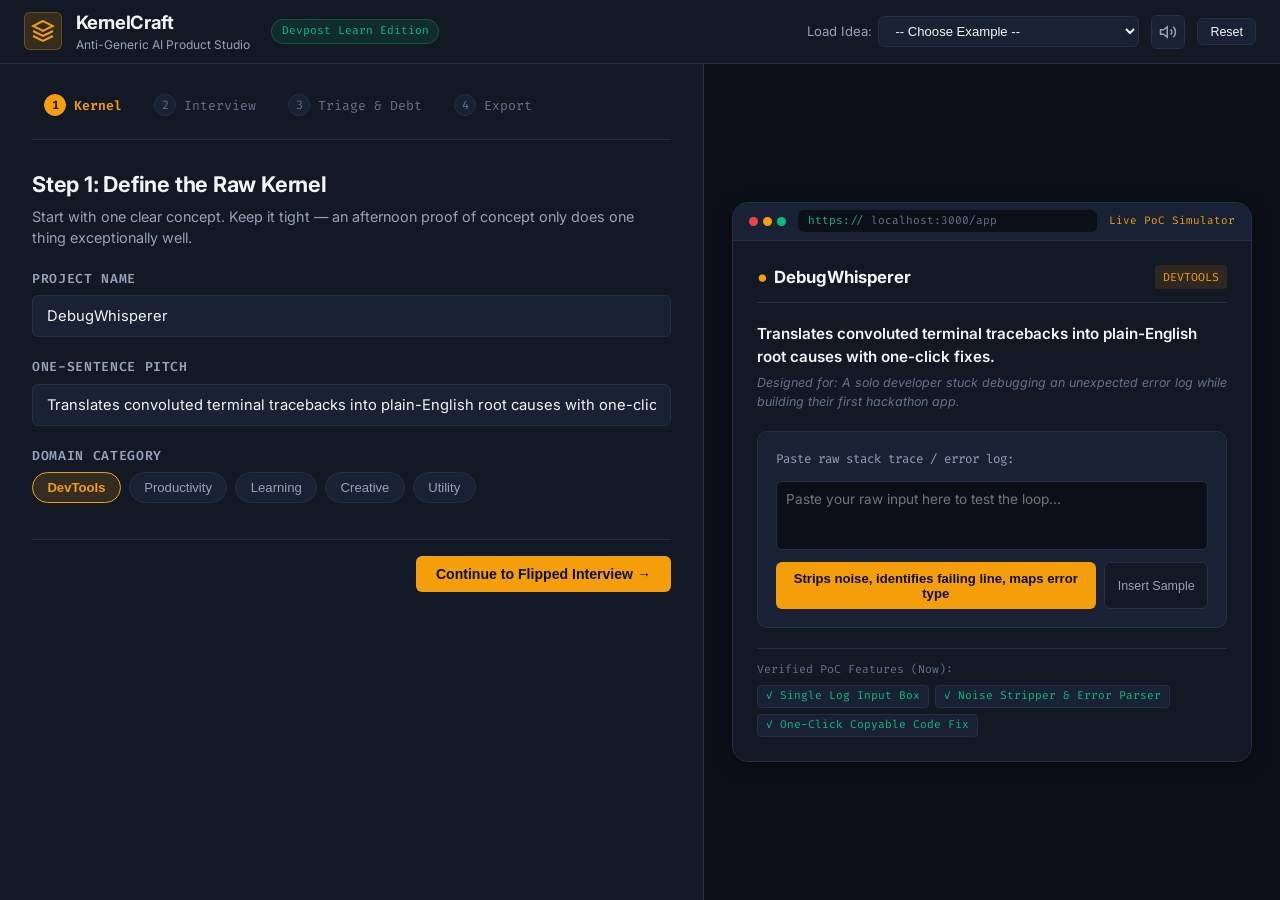
<file: index.html>
<!DOCTYPE html>
<html lang="en">
<head>
  <meta charset="UTF-8">
  <meta name="viewport" content="width=device-width, initial-scale=1.0">
  <title>KernelCraft — The Anti-Generic AI Product Studio</title>
  <meta name="description" content="Build a working proof-of-concept in an afternoon without cognitive debt using the Flipped Interaction method.">
  <link rel="stylesheet" href="styles.css">
  <link rel="preconnect" href="https://fonts.googleapis.com">
  <link rel="preconnect" href="https://fonts.gstatic.com" crossorigin>
  <link href="https://fonts.googleapis.com/css2?family=Fira+Code:wght@400;500;600&family=Inter:wght@400;500;600;700&display=swap" rel="stylesheet">
</head>
<body class="theme-editorial">
  <div id="app" class="app-container">
    <!-- Top Navigation Bar -->
    <header class="app-header">
      <div class="header-left">
        <div class="logo-mark">
          <svg width="24" height="24" viewBox="0 0 24 24" fill="none" stroke="currentColor" stroke-width="2">
            <polygon points="12 2 2 7 12 12 22 7 12 2"></polygon>
            <polyline points="2 17 12 22 22 17"></polyline>
            <polyline points="2 12 12 17 22 12"></polyline>
          </svg>
        </div>
        <div>
          <h1 class="logo-title">KernelCraft</h1>
          <span class="logo-subtitle">Anti-Generic AI Product Studio</span>
        </div>
        <span class="pill-badge">Devpost Learn Edition</span>
      </div>

      <div class="header-right">
        <!-- Preset Dropdown -->
        <div class="preset-selector">
          <label for="demo-presets">Load Idea:</label>
          <select id="demo-presets">
            <option value="">-- Choose Example --</option>
            <option value="log-analyzer">DebugWhisperer (CLI Log Explainer)</option>
            <option value="flashcards">MicroRecall (Active Memory Deck)</option>
            <option value="pitch-deck">OneSlide (Single Metric Pitcher)</option>
          </select>
        </div>

        <button id="btn-sound" class="btn-icon" title="Toggle tactile audio clicks">
          <svg id="icon-sound-on" width="18" height="18" viewBox="0 0 24 24" fill="none" stroke="currentColor" stroke-width="2">
            <polygon points="11 5 6 9 2 9 2 15 6 15 11 19 11 5"></polygon>
            <path d="M19.07 4.93a10 10 0 0 1 0 14.14M15.54 8.46a5 5 0 0 1 0 7.07"></path>
          </svg>
          <svg id="icon-sound-off" class="hidden" width="18" height="18" viewBox="0 0 24 24" fill="none" stroke="currentColor" stroke-width="2">
            <polygon points="11 5 6 9 2 9 2 15 6 15 11 19 11 5"></polygon>
            <line x1="23" y1="9" x2="17" y2="15"></line>
            <line x1="17" y1="9" x2="23" y2="15"></line>
          </svg>
        </button>

        <button id="btn-reset" class="btn-secondary btn-sm">Reset</button>
      </div>
    </header>

    <!-- Main Workspace -->
    <main class="workspace-grid">
      <!-- Left Column: The Flipped Interview & Scope Controller -->
      <section class="panel-left">
        <!-- Progress Steps Tracker -->
        <div class="stepper-nav">
          <button class="step-btn active" data-step="1">
            <span class="step-num">1</span>
            <span class="step-label">Kernel</span>
          </button>
          <button class="step-btn" data-step="2">
            <span class="step-num">2</span>
            <span class="step-label">Interview</span>
          </button>
          <button class="step-btn" data-step="3">
            <span class="step-num">3</span>
            <span class="step-label">Triage & Debt</span>
          </button>
          <button class="step-btn" data-step="4">
            <span class="step-num">4</span>
            <span class="step-label">Export</span>
          </button>
        </div>

        <!-- Step 1: The Project Kernel -->
        <div id="step-1" class="step-content active">
          <div class="step-header">
            <h2>Step 1: Define the Raw Kernel</h2>
            <p class="description">Start with one clear concept. Keep it tight — an afternoon proof of concept only does one thing exceptionally well.</p>
          </div>

          <div class="form-group">
            <label for="input-project-name">Project Name</label>
            <input type="text" id="input-project-name" placeholder="e.g. BugSniffer, MicroRecall, DailyDrill" value="SnippetRefine">
          </div>

          <div class="form-group">
            <label for="input-project-tagline">One-Sentence Pitch</label>
            <input type="text" id="input-project-tagline" placeholder="What does it do in one line?" value="Instantly turns convoluted error tracebacks into plain-English root causes with one-click fixes.">
          </div>

          <div class="form-group">
            <label>Domain Category</label>
            <div class="category-pills" id="category-picker">
              <button type="button" class="pill active" data-category="devtools">DevTools</button>
              <button type="button" class="pill" data-category="productivity">Productivity</button>
              <button type="button" class="pill" data-category="education">Learning</button>
              <button type="button" class="pill" data-category="creator">Creative</button>
              <button type="button" class="pill" data-category="utility">Utility</button>
            </div>
          </div>

          <div class="step-footer">
            <button class="btn-primary" id="btn-to-step-2">Continue to Flipped Interview &rarr;</button>
          </div>
        </div>

        <!-- Step 2: The Flipped Interview -->
        <div id="step-2" class="step-content hidden">
          <div class="step-header">
            <h2>Step 2: The Flipped Interaction Interview</h2>
            <p class="description">Answer these 3 questions to extract your specific vision and prevent the AI from defaulting to generic templates.</p>
          </div>

          <div class="interview-card">
            <div class="question-header">
              <span class="q-badge">Question 1 of 3</span>
              <h3>Target Persona & Real Human Context</h3>
            </div>
            <p class="q-prompt">Who specifically is sitting at their screen using this in the demo, and what moment triggers them to open it?</p>
            <textarea id="q-persona" rows="2" placeholder="e.g., A tired junior developer debugging an obscure Python stack trace at 11 PM before a production release.">A solo developer stuck debugging an unexpected error log while building their first hackathon app.</textarea>
          </div>

          <div class="interview-card">
            <div class="question-header">
              <span class="q-badge">Question 2 of 3</span>
              <h3>The Single-Action Core Loop</h3>
            </div>
            <p class="q-prompt">Break down the exact sequence of the single user action: Input &rarr; Transformation &rarr; Output.</p>
            <div class="loop-grid">
              <div>
                <label class="sub-label">1. User Inputs:</label>
                <input type="text" id="loop-input" value="Pastes a cryptic error message or stack trace.">
              </div>
              <div>
                <label class="sub-label">2. App Transforms:</label>
                <input type="text" id="loop-process" value="Extracts error type, strips noise, identifies failing line.">
              </div>
              <div>
                <label class="sub-label">3. User Receives:</label>
                <input type="text" id="loop-output" value="A 2-sentence plain-English explanation + verified copyable fix.">
              </div>
            </div>
          </div>

          <div class="interview-card">
            <div class="question-header">
              <span class="q-badge">Question 3 of 3</span>
              <h3>Anti-Generic Visual Style</h3>
            </div>
            <p class="q-prompt">Which visual personality matches your project to ensure it doesn't look like boilerplate AI?</p>
            <div class="theme-pills" id="theme-picker">
              <button type="button" class="theme-pill active" data-theme="editorial">Warm Editorial</button>
              <button type="button" class="theme-pill" data-theme="cyberpunk">Cyberpunk Neon</button>
              <button type="button" class="theme-pill" data-theme="nordic">Nordic Clean</button>
              <button type="button" class="theme-pill" data-theme="terminal">Retro Terminal</button>
            </div>
          </div>

          <div class="step-footer split-buttons">
            <button class="btn-secondary" id="btn-back-to-1">&larr; Back</button>
            <button class="btn-primary" id="btn-to-step-3">Lock Intent & Analyze Debt &rarr;</button>
          </div>
        </div>

        <!-- Step 3: Triage & Cognitive Debt Radar -->
        <div id="step-3" class="step-content hidden">
          <div class="step-header">
            <h2>Step 3: Scope Guardrails & Cognitive Debt</h2>
            <p class="description">Drag or click to move features between "Now" and "Later". Keep cognitive debt low so you actually ship today!</p>
          </div>

          <!-- Cognitive Debt Gauge Bar -->
          <div class="debt-meter-card">
            <div class="meter-header">
              <div>
                <span class="meter-title">Cognitive Debt Score</span>
                <span id="debt-status-text" class="status-pill status-good">Healthy PoC (25%)</span>
              </div>
              <span class="meter-score" id="debt-score-value">25%</span>
            </div>
            <div class="meter-bar-track">
              <div class="meter-bar-fill" id="debt-bar-fill" style="width: 25%;"></div>
            </div>
            <p class="meter-tip" id="debt-tip">Clean single-action loop. You can comfortably build, test, and ship this in an afternoon!</p>
          </div>

          <!-- Dynamic Anti-Pattern Warnings -->
          <div id="anti-pattern-alerts" class="alert-box-container hidden">
            <!-- Injected dynamically -->
          </div>

          <!-- Triage Board (Now vs Later) -->
          <div class="triage-board">
            <div class="triage-column now-col">
              <div class="col-header">
                <h3>Now (Afternoon PoC)</h3>
                <span class="col-count" id="count-now">3 items</span>
              </div>
              <p class="col-sub">Must exist in your demo video to prove the kernel.</p>
              <ul class="feature-list" id="list-now">
                <!-- Features rendered by JS -->
              </ul>
            </div>

            <div class="triage-column later-col">
              <div class="col-header">
                <h3>Later (v2 Roadmap)</h3>
                <span class="col-count" id="count-later">3 items</span>
              </div>
              <p class="col-sub">Cut from the afternoon build to avoid amnesia & broken code.</p>
              <ul class="feature-list" id="list-later">
                <!-- Features rendered by JS -->
              </ul>
            </div>
          </div>

          <div class="step-footer split-buttons">
            <button class="btn-secondary" id="btn-back-to-2">&larr; Back</button>
            <button class="btn-primary" id="btn-to-step-4">Review Specs & Export &rarr;</button>
          </div>
        </div>

        <!-- Step 4: Export Planning Docs -->
        <div id="step-4" class="step-content hidden">
          <div class="step-header">
            <h2>Step 4: Devpost-Ready Planning Docs</h2>
            <p class="description">Your planning files are generated and ready for your Git repository. Copy directly or download!</p>
          </div>

          <div class="export-tabs">
            <button class="export-tab active" data-doc="scope">scope.md</button>
            <button class="export-tab" data-doc="prd">prd.md</button>
            <button class="export-tab" data-doc="spec">spec.md</button>
          </div>

          <div class="doc-preview-wrapper">
            <div class="doc-preview-header">
              <span id="doc-filename" class="doc-tag">devpost/scope.md</span>
              <button id="btn-copy-doc" class="btn-secondary btn-xs">Copy Markdown</button>
            </div>
            <pre class="doc-code"><code id="doc-content-area">Loading document...</code></pre>
          </div>

          <div class="export-actions">
            <button id="btn-download-all" class="btn-primary">Download All Planning Files (.md)</button>
            <button id="btn-view-app-map" class="btn-secondary">Open Visual App Map</button>
          </div>

          <div class="step-footer">
            <button class="btn-secondary" id="btn-back-to-3">&larr; Back to Triage</button>
          </div>
        </div>
      </section>

      <!-- Right Column: Live Interactive Prototype Visualizer -->
      <section class="panel-right">
        <div class="preview-device">
          <!-- Device Header -->
          <div class="device-toolbar">
            <div class="device-dots">
              <span class="dot red"></span>
              <span class="dot yellow"></span>
              <span class="dot green"></span>
            </div>
            <div class="device-url-bar">
              <span class="url-protocol">https://</span>
              <span id="preview-url">localhost:3000/app</span>
            </div>
            <span class="device-badge">Live PoC Simulator</span>
          </div>

          <!-- Simulated App Canvas -->
          <div class="device-screen" id="simulated-app-screen">
            <!-- Top App Bar of the Prototype -->
            <div class="sim-header">
              <div class="sim-brand">
                <span class="sim-logo-icon">&bull;</span>
                <span id="sim-app-name">SnippetRefine</span>
              </div>
              <span class="sim-category-badge" id="sim-category">DevTools</span>
            </div>

            <!-- Pitch Banner -->
            <div class="sim-hero">
              <h3 id="sim-tagline">Instantly turns convoluted error tracebacks into plain-English root causes with one-click fixes.</h3>
              <p class="sim-user-quote" id="sim-persona-quote">Designed for: A solo developer stuck debugging an unexpected error log while building their first hackathon app.</p>
            </div>

            <!-- Interactive Core Loop Sandbox -->
            <div class="sim-card">
              <label class="sim-label" id="sim-input-label">Input Stack Trace / Cryptic Log:</label>
              <textarea id="sim-input-text" rows="3" class="sim-input" placeholder="Paste your raw input here to test the loop..."></textarea>
              
              <div class="sim-btn-row">
                <button id="btn-sim-run" class="btn-sim-action">
                  <span id="sim-btn-text">Execute Core Transformation</span>
                  <span id="sim-spinner" class="spinner hidden"></span>
                </button>
                <button id="btn-sim-sample" class="btn-sim-secondary">Insert Sample</button>
              </div>

              <!-- Output Container -->
              <div id="sim-output-box" class="sim-output-box hidden">
                <div class="output-header">
                  <span class="output-tag">&check; Core Loop Result</span>
                  <span class="output-time">Processed in 18ms</span>
                </div>
                <div id="sim-output-content" class="output-content">
                  <!-- Dynamic transformation result -->
                </div>
              </div>
            </div>

            <!-- Active Feature Checklist Pillbox -->
            <div class="sim-features-footer">
              <span class="features-label">Verified PoC Features (Now):</span>
              <div class="active-features-chips" id="sim-feature-chips">
                <!-- Dynamically rendered pills -->
              </div>
            </div>
          </div>
        </div>
      </section>
    </main>

    <!-- Notification Toast -->
    <div id="toast" class="toast hidden">Document copied to clipboard!</div>
  </div>

  <script src="app.js"></script>
</body>
</html>
</file>
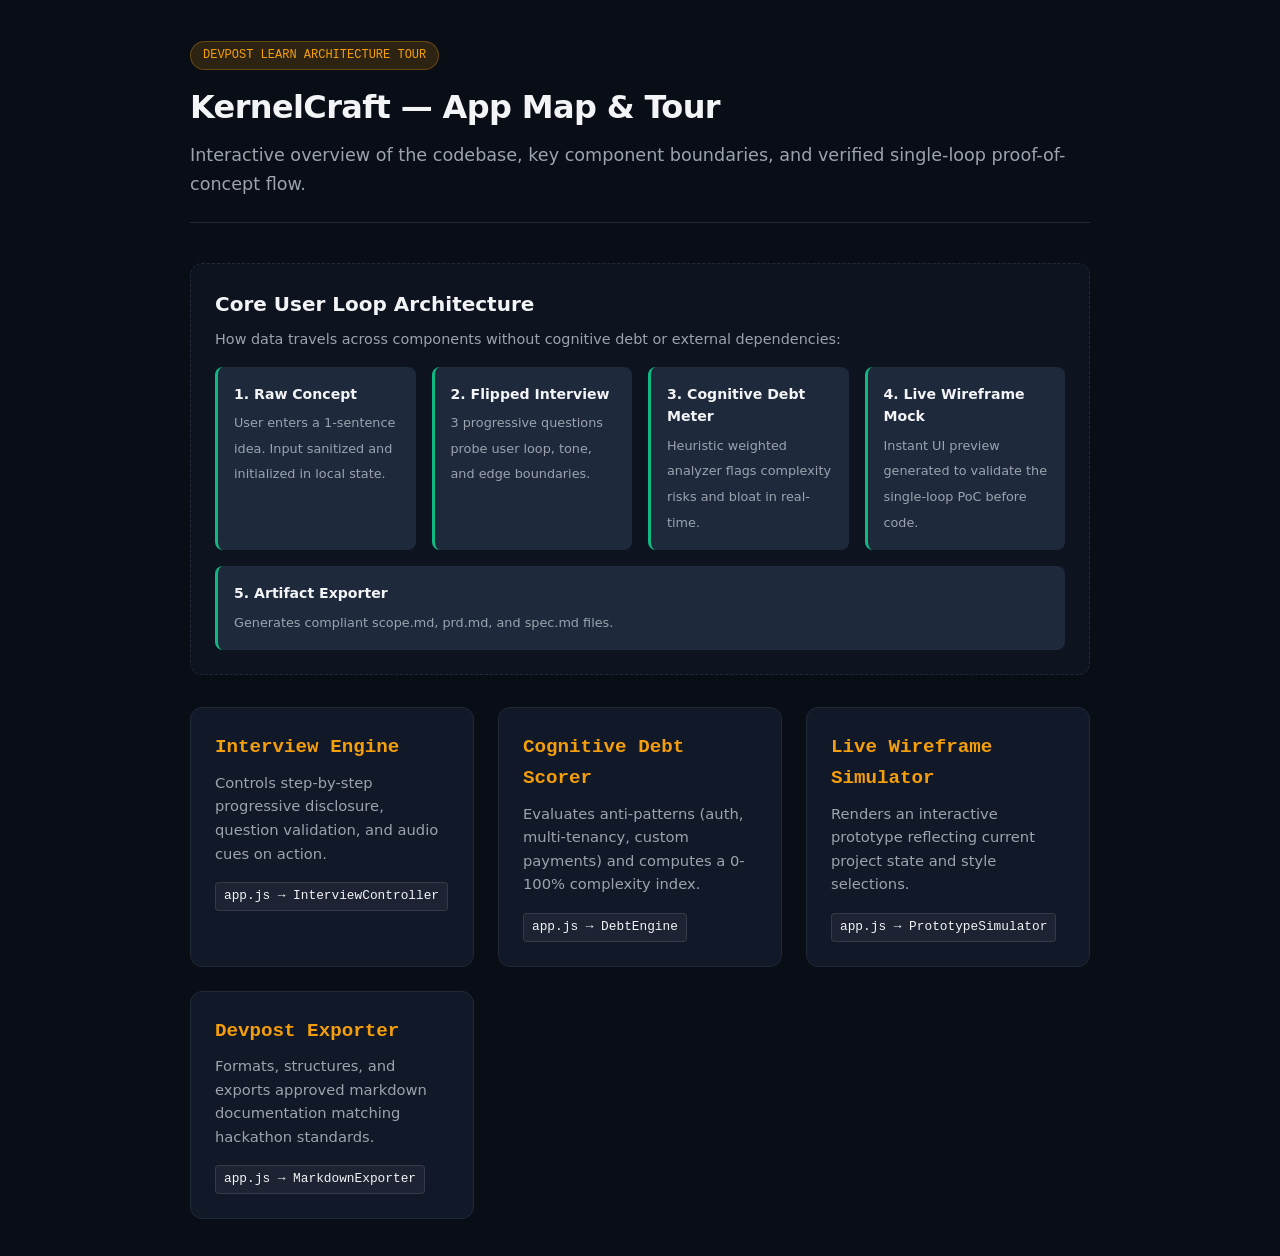
<file: devpost/app-map.html>
<!DOCTYPE html>
<html lang="en">
<head>
  <meta charset="UTF-8">
  <meta name="viewport" content="width=device-width, initial-scale=1.0">
  <title>KernelCraft — App Map & Code Tour</title>
  <style>
    :root {
      --bg: #090d16;
      --card-bg: #111827;
      --border: #1f2937;
      --primary: #f59e0b;
      --accent: #10b981;
      --text: #f3f4f6;
      --text-muted: #9ca3af;
      --font-mono: 'JetBrains Mono', Consolas, monospace;
      --font-sans: system-ui, -apple-system, sans-serif;
    }
    * { box-sizing: border-box; margin: 0; padding: 0; }
    body {
      background: var(--bg);
      color: var(--text);
      font-family: var(--font-sans);
      padding: 2.5rem 1.5rem;
      line-height: 1.6;
    }
    .container { max-width: 900px; margin: 0 auto; }
    header {
      margin-bottom: 2.5rem;
      border-bottom: 1px solid var(--border);
      padding-bottom: 1.5rem;
    }
    .badge {
      display: inline-block;
      padding: 0.25rem 0.75rem;
      border-radius: 9999px;
      font-size: 0.75rem;
      font-family: var(--font-mono);
      background: rgba(245, 158, 11, 0.15);
      color: var(--primary);
      border: 1px solid rgba(245, 158, 11, 0.3);
      margin-bottom: 0.75rem;
    }
    h1 { font-size: 2rem; margin-bottom: 0.5rem; letter-spacing: -0.02em; }
    p.lead { color: var(--text-muted); font-size: 1.1rem; }
    .grid { display: grid; grid-template-columns: repeat(auto-fit, minmax(280px, 1fr)); gap: 1.5rem; margin-top: 2rem; }
    .card {
      background: var(--card-bg);
      border: 1px solid var(--border);
      border-radius: 12px;
      padding: 1.5rem;
      transition: transform 0.2s, border-color 0.2s;
    }
    .card:hover { transform: translateY(-3px); border-color: var(--primary); }
    .card h3 { font-size: 1.2rem; margin-bottom: 0.5rem; color: var(--primary); font-family: var(--font-mono); }
    .card p { font-size: 0.92rem; color: var(--text-muted); margin-bottom: 1rem; }
    .file-tag {
      font-family: var(--font-mono);
      font-size: 0.8rem;
      background: rgba(255,255,255,0.05);
      padding: 0.2rem 0.5rem;
      border-radius: 4px;
      border: 1px solid rgba(255,255,255,0.1);
      display: inline-block;
    }
    .flow-box {
      margin-top: 2.5rem;
      background: rgba(17, 24, 39, 0.6);
      border: 1px dashed var(--border);
      border-radius: 12px;
      padding: 1.5rem;
    }
    .flow-steps {
      display: flex;
      flex-wrap: wrap;
      gap: 1rem;
      margin-top: 1rem;
    }
    .flow-step {
      flex: 1;
      min-width: 180px;
      background: #1e293b;
      padding: 1rem;
      border-radius: 8px;
      border-left: 3px solid var(--accent);
    }
    .flow-step strong { display: block; font-size: 0.88rem; margin-bottom: 0.25rem; }
    .flow-step span { font-size: 0.8rem; color: var(--text-muted); }
  </style>
</head>
<body>
  <div class="container">
    <header>
      <span class="badge">DEVPOST LEARN ARCHITECTURE TOUR</span>
      <h1>KernelCraft — App Map & Tour</h1>
      <p class="lead">Interactive overview of the codebase, key component boundaries, and verified single-loop proof-of-concept flow.</p>
    </header>

    <div class="flow-box">
      <h2 style="font-size: 1.25rem; margin-bottom: 0.5rem;">Core User Loop Architecture</h2>
      <p style="font-size: 0.9rem; color: var(--text-muted);">How data travels across components without cognitive debt or external dependencies:</p>
      <div class="flow-steps">
        <div class="flow-step">
          <strong>1. Raw Concept</strong>
          <span>User enters a 1-sentence idea. Input sanitized and initialized in local state.</span>
        </div>
        <div class="flow-step">
          <strong>2. Flipped Interview</strong>
          <span>3 progressive questions probe user loop, tone, and edge boundaries.</span>
        </div>
        <div class="flow-step">
          <strong>3. Cognitive Debt Meter</strong>
          <span>Heuristic weighted analyzer flags complexity risks and bloat in real-time.</span>
        </div>
        <div class="flow-step">
          <strong>4. Live Wireframe Mock</strong>
          <span>Instant UI preview generated to validate the single-loop PoC before code.</span>
        </div>
        <div class="flow-step">
          <strong>5. Artifact Exporter</strong>
          <span>Generates compliant scope.md, prd.md, and spec.md files.</span>
        </div>
      </div>
    </div>

    <div class="grid">
      <div class="card">
        <h3>Interview Engine</h3>
        <p>Controls step-by-step progressive disclosure, question validation, and audio cues on action.</p>
        <div class="file-tag">app.js &rarr; InterviewController</div>
      </div>
      <div class="card">
        <h3>Cognitive Debt Scorer</h3>
        <p>Evaluates anti-patterns (auth, multi-tenancy, custom payments) and computes a 0-100% complexity index.</p>
        <div class="file-tag">app.js &rarr; DebtEngine</div>
      </div>
      <div class="card">
        <h3>Live Wireframe Simulator</h3>
        <p>Renders an interactive prototype reflecting current project state and style selections.</p>
        <div class="file-tag">app.js &rarr; PrototypeSimulator</div>
      </div>
      <div class="card">
        <h3>Devpost Exporter</h3>
        <p>Formats, structures, and exports approved markdown documentation matching hackathon standards.</p>
        <div class="file-tag">app.js &rarr; MarkdownExporter</div>
      </div>
    </div>
  </div>
</body>
</html>
</file>
<file: styles.css>
/* ==========================================================================
   KernelCraft — The Anti-Generic AI Product Studio
   Design System & Themes
   ========================================================================== */

:root {
  /* Default: Warm Editorial Theme */
  --bg-base: #0b0f17;
  --bg-surface: #121824;
  --bg-card: #182234;
  --bg-card-hover: #1f2b42;
  --border-subtle: #243048;
  --border-focus: #f59e0b;
  
  --primary: #f59e0b;
  --primary-rgb: 245, 158, 11;
  --primary-hover: #d97706;
  --primary-text: #0b0f17;

  --accent: #10b981;
  --accent-rgb: 16, 185, 129;
  
  --text-main: #f3f4f6;
  --text-muted: #94a3b8;
  --text-dim: #64748b;

  --danger: #ef4444;
  --warning: #f59e0b;
  --success: #10b981;

  --font-sans: 'Inter', -apple-system, BlinkMacSystemFont, "Segoe UI", Roboto, sans-serif;
  --font-mono: 'Fira Code', 'JetBrains Mono', Consolas, monospace;

  --radius-sm: 6px;
  --radius-md: 10px;
  --radius-lg: 16px;

  --shadow-subtle: 0 4px 20px -2px rgba(0, 0, 0, 0.4);
  --shadow-glow: 0 0 25px rgba(245, 158, 11, 0.15);
}

/* ==========================================================================
   Theme Variations
   ========================================================================== */

body.theme-cyberpunk {
  --bg-base: #08071a;
  --bg-surface: #100e2e;
  --bg-card: #181545;
  --bg-card-hover: #221e5c;
  --border-subtle: #2e2978;
  --primary: #06b6d4;
  --primary-rgb: 6, 182, 212;
  --primary-hover: #0891b2;
  --accent: #ec4899;
  --accent-rgb: 236, 72, 153;
  --border-focus: #ec4899;
  --shadow-glow: 0 0 25px rgba(6, 182, 212, 0.25);
}

body.theme-nordic {
  --bg-base: #0f172a;
  --bg-surface: #1e293b;
  --bg-card: #334155;
  --bg-card-hover: #3e4f68;
  --border-subtle: #475569;
  --primary: #38bdf8;
  --primary-rgb: 56, 189, 248;
  --primary-hover: #0284c7;
  --accent: #2dd4bf;
  --accent-rgb: 45, 212, 191;
  --border-focus: #38bdf8;
  --shadow-glow: 0 0 20px rgba(56, 189, 248, 0.15);
}

body.theme-terminal {
  --bg-base: #050b05;
  --bg-surface: #0a170a;
  --bg-card: #102410;
  --bg-card-hover: #163316;
  --border-subtle: #1c451c;
  --primary: #22c55e;
  --primary-rgb: 34, 197, 94;
  --primary-hover: #16a34a;
  --accent: #86efac;
  --accent-rgb: 134, 239, 172;
  --border-focus: #22c55e;
  --shadow-glow: 0 0 25px rgba(34, 197, 94, 0.2);
}

/* ==========================================================================
   Global Reset & Layout
   ========================================================================== */

* {
  box-sizing: border-box;
  margin: 0;
  padding: 0;
}

body {
  background-color: var(--bg-base);
  color: var(--text-main);
  font-family: var(--font-sans);
  line-height: 1.5;
  min-height: 100vh;
  display: flex;
  flex-direction: column;
  transition: background-color 0.3s ease, color 0.3s ease;
  overflow-x: hidden;
}

.app-container {
  display: flex;
  flex-direction: column;
  min-height: 100vh;
}

/* ==========================================================================
   Header Navigation
   ========================================================================== */

.app-header {
  height: 64px;
  background: var(--bg-surface);
  border-bottom: 1px solid var(--border-subtle);
  display: flex;
  align-items: center;
  justify-content: space-between;
  padding: 0 1.5rem;
  z-index: 50;
}

.header-left {
  display: flex;
  align-items: center;
  gap: 0.85rem;
}

.logo-mark {
  background: rgba(var(--primary-rgb), 0.15);
  color: var(--primary);
  width: 38px;
  height: 38px;
  border-radius: var(--radius-sm);
  display: flex;
  align-items: center;
  justify-content: center;
  border: 1px solid rgba(var(--primary-rgb), 0.3);
}

.logo-title {
  font-size: 1.15rem;
  font-weight: 700;
  letter-spacing: -0.02em;
}

.logo-subtitle {
  font-size: 0.75rem;
  color: var(--text-muted);
  display: block;
}

.pill-badge {
  font-family: var(--font-mono);
  font-size: 0.7rem;
  background: rgba(var(--accent-rgb), 0.12);
  color: var(--accent);
  border: 1px solid rgba(var(--accent-rgb), 0.3);
  padding: 0.2rem 0.6rem;
  border-radius: 9999px;
  margin-left: 0.5rem;
}

.header-right {
  display: flex;
  align-items: center;
  gap: 0.75rem;
}

.preset-selector {
  display: flex;
  align-items: center;
  gap: 0.4rem;
  font-size: 0.82rem;
  color: var(--text-muted);
}

.preset-selector select {
  background: var(--bg-card);
  color: var(--text-main);
  border: 1px solid var(--border-subtle);
  padding: 0.35rem 0.75rem;
  border-radius: var(--radius-sm);
  font-size: 0.82rem;
  outline: none;
}

.preset-selector select:focus {
  border-color: var(--border-focus);
}

.btn-icon {
  background: var(--bg-card);
  border: 1px solid var(--border-subtle);
  color: var(--text-muted);
  width: 34px;
  height: 34px;
  border-radius: var(--radius-sm);
  display: flex;
  align-items: center;
  justify-content: center;
  cursor: pointer;
  transition: all 0.2s;
}

.btn-icon:hover {
  color: var(--text-main);
  border-color: var(--border-focus);
}

/* ==========================================================================
   Workspace Grid (Split View)
   ========================================================================== */

.workspace-grid {
  display: grid;
  grid-template-columns: 55% 45%;
  flex: 1;
  overflow: hidden;
  height: calc(100vh - 64px);
}

.panel-left {
  background: var(--bg-surface);
  border-right: 1px solid var(--border-subtle);
  display: flex;
  flex-direction: column;
  overflow-y: auto;
  padding: 1.5rem 2rem;
}

.panel-right {
  background: var(--bg-base);
  display: flex;
  align-items: center;
  justify-content: center;
  padding: 1.5rem;
  overflow-y: auto;
}

/* ==========================================================================
   Stepper Navigation
   ========================================================================== */

.stepper-nav {
  display: flex;
  align-items: center;
  gap: 0.5rem;
  margin-bottom: 1.75rem;
  border-bottom: 1px solid var(--border-subtle);
  padding-bottom: 1rem;
}

.step-btn {
  background: none;
  border: none;
  display: flex;
  align-items: center;
  gap: 0.5rem;
  padding: 0.4rem 0.75rem;
  border-radius: var(--radius-sm);
  color: var(--text-dim);
  font-family: var(--font-mono);
  font-size: 0.82rem;
  cursor: pointer;
  transition: all 0.2s;
}

.step-btn .step-num {
  width: 22px;
  height: 22px;
  border-radius: 50%;
  background: var(--bg-card);
  border: 1px solid var(--border-subtle);
  display: flex;
  align-items: center;
  justify-content: center;
  font-size: 0.75rem;
}

.step-btn.active {
  color: var(--primary);
  font-weight: 600;
}

.step-btn.active .step-num {
  background: var(--primary);
  color: var(--primary-text);
  border-color: var(--primary);
}

.step-btn.completed {
  color: var(--accent);
}

.step-btn.completed .step-num {
  background: var(--accent);
  color: #0b0f17;
  border-color: var(--accent);
}

/* ==========================================================================
   Step Content & Forms
   ========================================================================== */

.step-content {
  display: flex;
  flex-direction: column;
  gap: 1.25rem;
}

.step-content.hidden {
  display: none;
}

.step-header h2 {
  font-size: 1.35rem;
  font-weight: 700;
  letter-spacing: -0.01em;
  margin-bottom: 0.35rem;
}

.step-header .description {
  font-size: 0.9rem;
  color: var(--text-muted);
}

.form-group {
  display: flex;
  flex-direction: column;
  gap: 0.4rem;
}

.form-group label {
  font-size: 0.82rem;
  font-weight: 600;
  color: var(--text-muted);
  text-transform: uppercase;
  letter-spacing: 0.05em;
  font-family: var(--font-mono);
}

input[type="text"],
textarea {
  background: var(--bg-card);
  border: 1px solid var(--border-subtle);
  border-radius: var(--radius-sm);
  color: var(--text-main);
  padding: 0.7rem 0.9rem;
  font-size: 0.92rem;
  font-family: var(--font-sans);
  outline: none;
  transition: border-color 0.2s, box-shadow 0.2s;
  width: 100%;
}

input[type="text"]:focus,
textarea:focus {
  border-color: var(--border-focus);
  box-shadow: 0 0 0 2px rgba(var(--primary-rgb), 0.2);
}

.category-pills,
.theme-pills {
  display: flex;
  flex-wrap: wrap;
  gap: 0.5rem;
}

.pill,
.theme-pill {
  background: var(--bg-card);
  border: 1px solid var(--border-subtle);
  color: var(--text-muted);
  padding: 0.45rem 0.9rem;
  border-radius: 9999px;
  font-size: 0.82rem;
  cursor: pointer;
  transition: all 0.2s;
}

.pill:hover,
.theme-pill:hover {
  border-color: var(--primary);
  color: var(--text-main);
}

.pill.active,
.theme-pill.active {
  background: rgba(var(--primary-rgb), 0.15);
  border-color: var(--primary);
  color: var(--primary);
  font-weight: 600;
}

/* ==========================================================================
   Interview Questions
   ========================================================================== */

.interview-card {
  background: var(--bg-card);
  border: 1px solid var(--border-subtle);
  border-radius: var(--radius-md);
  padding: 1.25rem;
  display: flex;
  flex-direction: column;
  gap: 0.6rem;
}

.question-header {
  display: flex;
  align-items: center;
  gap: 0.6rem;
}

.q-badge {
  font-family: var(--font-mono);
  font-size: 0.7rem;
  background: rgba(var(--primary-rgb), 0.15);
  color: var(--primary);
  padding: 0.2rem 0.5rem;
  border-radius: var(--radius-sm);
}

.question-header h3 {
  font-size: 0.98rem;
  font-weight: 600;
}

.q-prompt {
  font-size: 0.85rem;
  color: var(--text-muted);
}

.loop-grid {
  display: grid;
  grid-template-columns: 1fr;
  gap: 0.6rem;
  margin-top: 0.3rem;
}

.sub-label {
  font-size: 0.75rem;
  font-family: var(--font-mono);
  color: var(--accent);
  display: block;
  margin-bottom: 0.2rem;
}

/* ==========================================================================
   Cognitive Debt Meter & Triage Board
   ========================================================================== */

.debt-meter-card {
  background: var(--bg-card);
  border: 1px solid var(--border-subtle);
  border-radius: var(--radius-md);
  padding: 1.25rem;
  display: flex;
  flex-direction: column;
  gap: 0.75rem;
}

.meter-header {
  display: flex;
  justify-content: space-between;
  align-items: center;
}

.meter-title {
  font-size: 0.82rem;
  font-family: var(--font-mono);
  color: var(--text-muted);
  text-transform: uppercase;
  margin-right: 0.5rem;
}

.status-pill {
  font-size: 0.75rem;
  font-family: var(--font-mono);
  padding: 0.2rem 0.5rem;
  border-radius: 9999px;
}

.status-good {
  background: rgba(16, 185, 129, 0.15);
  color: #10b981;
}

.status-warn {
  background: rgba(245, 158, 11, 0.15);
  color: #f59e0b;
}

.status-danger {
  background: rgba(239, 68, 68, 0.15);
  color: #ef4444;
}

.meter-score {
  font-size: 1.35rem;
  font-weight: 700;
  font-family: var(--font-mono);
  color: var(--text-main);
}

.meter-bar-track {
  height: 8px;
  background: rgba(255, 255, 255, 0.08);
  border-radius: 9999px;
  overflow: hidden;
}

.meter-bar-fill {
  height: 100%;
  border-radius: 9999px;
  transition: width 0.3s ease, background-color 0.3s ease;
  background-color: var(--accent);
}

.meter-tip {
  font-size: 0.8rem;
  color: var(--text-muted);
}

/* Anti-Pattern Alerts */
.alert-box-container {
  display: flex;
  flex-direction: column;
  gap: 0.5rem;
}

.alert-box {
  background: rgba(239, 68, 68, 0.12);
  border-left: 3px solid var(--danger);
  padding: 0.6rem 0.9rem;
  border-radius: 0 var(--radius-sm) var(--radius-sm) 0;
  font-size: 0.82rem;
  color: #fca5a5;
  display: flex;
  align-items: center;
  justify-content: space-between;
}

/* Triage Board */
.triage-board {
  display: grid;
  grid-template-columns: 1fr 1fr;
  gap: 1rem;
}

.triage-column {
  background: var(--bg-card);
  border: 1px solid var(--border-subtle);
  border-radius: var(--radius-md);
  padding: 1rem;
  display: flex;
  flex-direction: column;
  gap: 0.6rem;
}

.now-col {
  border-top: 3px solid var(--accent);
}

.later-col {
  border-top: 3px solid var(--text-dim);
}

.col-header {
  display: flex;
  justify-content: space-between;
  align-items: center;
}

.col-header h3 {
  font-size: 0.92rem;
  font-weight: 600;
}

.col-count {
  font-size: 0.72rem;
  font-family: var(--font-mono);
  color: var(--text-dim);
}

.col-sub {
  font-size: 0.75rem;
  color: var(--text-dim);
}

.feature-list {
  list-style: none;
  display: flex;
  flex-direction: column;
  gap: 0.5rem;
}

.feature-item {
  background: var(--bg-surface);
  border: 1px solid var(--border-subtle);
  border-radius: var(--radius-sm);
  padding: 0.5rem 0.75rem;
  display: flex;
  justify-content: space-between;
  align-items: center;
  font-size: 0.82rem;
  cursor: pointer;
  transition: all 0.2s;
}

.feature-item:hover {
  border-color: var(--primary);
  background: var(--bg-card-hover);
}

.feature-item .btn-toggle-move {
  background: none;
  border: none;
  color: var(--text-dim);
  cursor: pointer;
  font-size: 0.95rem;
}

.feature-item:hover .btn-toggle-move {
  color: var(--primary);
}

/* ==========================================================================
   Export Specs View
   ========================================================================== */

.export-tabs {
  display: flex;
  gap: 0.4rem;
  border-bottom: 1px solid var(--border-subtle);
  padding-bottom: 0.5rem;
}

.export-tab {
  background: none;
  border: none;
  color: var(--text-dim);
  font-family: var(--font-mono);
  font-size: 0.82rem;
  padding: 0.35rem 0.75rem;
  border-radius: var(--radius-sm);
  cursor: pointer;
}

.export-tab.active {
  background: var(--bg-card);
  color: var(--primary);
  font-weight: 600;
}

.doc-preview-wrapper {
  background: var(--bg-base);
  border: 1px solid var(--border-subtle);
  border-radius: var(--radius-md);
  overflow: hidden;
}

.doc-preview-header {
  background: var(--bg-card);
  padding: 0.5rem 0.9rem;
  display: flex;
  justify-content: space-between;
  align-items: center;
  border-bottom: 1px solid var(--border-subtle);
}

.doc-tag {
  font-family: var(--font-mono);
  font-size: 0.75rem;
  color: var(--text-muted);
}

.doc-code {
  padding: 1rem;
  max-height: 280px;
  overflow-y: auto;
  font-family: var(--font-mono);
  font-size: 0.78rem;
  color: #cbd5e1;
  white-space: pre-wrap;
  word-break: break-word;
}

.export-actions {
  display: flex;
  gap: 0.75rem;
}

/* ==========================================================================
   Buttons
   ========================================================================== */

.step-footer {
  margin-top: 1rem;
  padding-top: 1rem;
  border-top: 1px solid var(--border-subtle);
  display: flex;
  justify-content: flex-end;
}

.step-footer.split-buttons {
  justify-content: space-between;
}

.btn-primary {
  background: var(--primary);
  color: var(--primary-text);
  border: none;
  border-radius: var(--radius-sm);
  padding: 0.6rem 1.25rem;
  font-size: 0.88rem;
  font-weight: 600;
  cursor: pointer;
  transition: all 0.2s;
}

.btn-primary:hover {
  background: var(--primary-hover);
  box-shadow: var(--shadow-glow);
}

.btn-secondary {
  background: var(--bg-card);
  color: var(--text-main);
  border: 1px solid var(--border-subtle);
  border-radius: var(--radius-sm);
  padding: 0.55rem 1.1rem;
  font-size: 0.85rem;
  cursor: pointer;
  transition: all 0.2s;
}

.btn-secondary:hover {
  border-color: var(--border-focus);
}

.btn-sm {
  padding: 0.35rem 0.75rem;
  font-size: 0.78rem;
}

.btn-xs {
  padding: 0.25rem 0.5rem;
  font-size: 0.72rem;
}

/* ==========================================================================
   Right Panel: Simulated Device & Wireframe
   ========================================================================== */

.preview-device {
  width: 100%;
  max-width: 520px;
  background: var(--bg-surface);
  border: 1px solid var(--border-subtle);
  border-radius: var(--radius-lg);
  box-shadow: var(--shadow-subtle);
  display: flex;
  flex-direction: column;
  overflow: hidden;
}

.device-toolbar {
  height: 38px;
  background: var(--bg-card);
  border-bottom: 1px solid var(--border-subtle);
  display: flex;
  align-items: center;
  padding: 0 1rem;
  gap: 0.75rem;
}

.device-dots {
  display: flex;
  gap: 5px;
}

.dot {
  width: 9px;
  height: 9px;
  border-radius: 50%;
}

.dot.red { background: #ef4444; }
.dot.yellow { background: #f59e0b; }
.dot.green { background: #10b981; }

.device-url-bar {
  flex: 1;
  background: var(--bg-base);
  border-radius: var(--radius-sm);
  padding: 0.15rem 0.6rem;
  font-family: var(--font-mono);
  font-size: 0.7rem;
  color: var(--text-dim);
}

.url-protocol {
  color: var(--accent);
}

.device-badge {
  font-size: 0.68rem;
  font-family: var(--font-mono);
  color: var(--primary);
}

.device-screen {
  padding: 1.5rem;
  display: flex;
  flex-direction: column;
  gap: 1.25rem;
  background: var(--bg-surface);
}

.sim-header {
  display: flex;
  justify-content: space-between;
  align-items: center;
  border-bottom: 1px solid var(--border-subtle);
  padding-bottom: 0.75rem;
}

.sim-brand {
  display: flex;
  align-items: center;
  gap: 0.4rem;
  font-weight: 700;
  font-size: 1.05rem;
}

.sim-logo-icon {
  color: var(--primary);
  font-size: 1.5rem;
  line-height: 1;
}

.sim-category-badge {
  font-family: var(--font-mono);
  font-size: 0.72rem;
  padding: 0.2rem 0.5rem;
  border-radius: 4px;
  background: rgba(var(--primary-rgb), 0.12);
  color: var(--primary);
}

.sim-hero h3 {
  font-size: 0.95rem;
  font-weight: 600;
  margin-bottom: 0.35rem;
}

.sim-user-quote {
  font-size: 0.78rem;
  color: var(--text-dim);
  font-style: italic;
}

.sim-card {
  background: var(--bg-card);
  border: 1px solid var(--border-subtle);
  border-radius: var(--radius-md);
  padding: 1.1rem;
  display: flex;
  flex-direction: column;
  gap: 0.75rem;
}

.sim-label {
  font-size: 0.78rem;
  font-family: var(--font-mono);
  color: var(--text-muted);
}

.sim-input {
  background: var(--bg-base);
  border: 1px solid var(--border-subtle);
  border-radius: var(--radius-sm);
  padding: 0.6rem;
  font-size: 0.85rem;
  color: var(--text-main);
  resize: none;
}

.sim-btn-row {
  display: flex;
  gap: 0.5rem;
}

.btn-sim-action {
  flex: 1;
  background: var(--primary);
  color: var(--primary-text);
  border: none;
  border-radius: var(--radius-sm);
  padding: 0.55rem;
  font-size: 0.82rem;
  font-weight: 600;
  cursor: pointer;
  display: flex;
  align-items: center;
  justify-content: center;
  gap: 0.4rem;
  transition: all 0.2s;
}

.btn-sim-action:hover {
  background: var(--primary-hover);
}

.btn-sim-secondary {
  background: var(--bg-surface);
  color: var(--text-muted);
  border: 1px solid var(--border-subtle);
  border-radius: var(--radius-sm);
  padding: 0.55rem 0.8rem;
  font-size: 0.78rem;
  cursor: pointer;
}

.sim-output-box {
  background: var(--bg-base);
  border: 1px solid rgba(var(--accent-rgb), 0.3);
  border-radius: var(--radius-sm);
  padding: 0.75rem;
  margin-top: 0.5rem;
  animation: fadeIn 0.3s ease;
}

.output-header {
  display: flex;
  justify-content: space-between;
  align-items: center;
  margin-bottom: 0.4rem;
}

.output-tag {
  font-size: 0.72rem;
  font-family: var(--font-mono);
  color: var(--accent);
  font-weight: 600;
}

.output-time {
  font-size: 0.68rem;
  color: var(--text-dim);
}

.output-content {
  font-size: 0.82rem;
  line-height: 1.5;
  color: var(--text-main);
}

.sim-features-footer {
  border-top: 1px solid var(--border-subtle);
  padding-top: 0.75rem;
}

.features-label {
  font-size: 0.72rem;
  font-family: var(--font-mono);
  color: var(--text-dim);
  display: block;
  margin-bottom: 0.4rem;
}

.active-features-chips {
  display: flex;
  flex-wrap: wrap;
  gap: 0.35rem;
}

.feature-chip {
  font-size: 0.7rem;
  font-family: var(--font-mono);
  background: var(--bg-card);
  border: 1px solid var(--border-subtle);
  color: var(--accent);
  padding: 0.15rem 0.5rem;
  border-radius: 4px;
}

/* ==========================================================================
   Toast & Animations
   ========================================================================== */

.toast {
  position: fixed;
  bottom: 2rem;
  right: 2rem;
  background: var(--primary);
  color: var(--primary-text);
  padding: 0.65rem 1.25rem;
  border-radius: var(--radius-sm);
  font-size: 0.85rem;
  font-weight: 600;
  box-shadow: 0 4px 15px rgba(0, 0, 0, 0.4);
  z-index: 100;
  animation: slideUp 0.3s ease;
}

.hidden {
  display: none !important;
}

.spinner {
  width: 14px;
  height: 14px;
  border: 2px solid rgba(0,0,0,0.2);
  border-top-color: currentColor;
  border-radius: 50%;
  animation: spin 0.8s linear infinite;
}

@keyframes spin {
  to { transform: rotate(360deg); }
}

@keyframes fadeIn {
  from { opacity: 0; transform: translateY(4px); }
  to { opacity: 1; transform: translateY(0); }
}

@keyframes slideUp {
  from { opacity: 0; transform: translateY(12px); }
  to { opacity: 1; transform: translateY(0); }
}

/* ==========================================================================
   Responsive Adaptations
   ========================================================================== */

@media (max-width: 960px) {
  .workspace-grid {
    grid-template-columns: 1fr;
    height: auto;
    overflow: visible;
  }
  .panel-left {
    border-right: none;
    border-bottom: 1px solid var(--border-subtle);
  }
}
</file>
